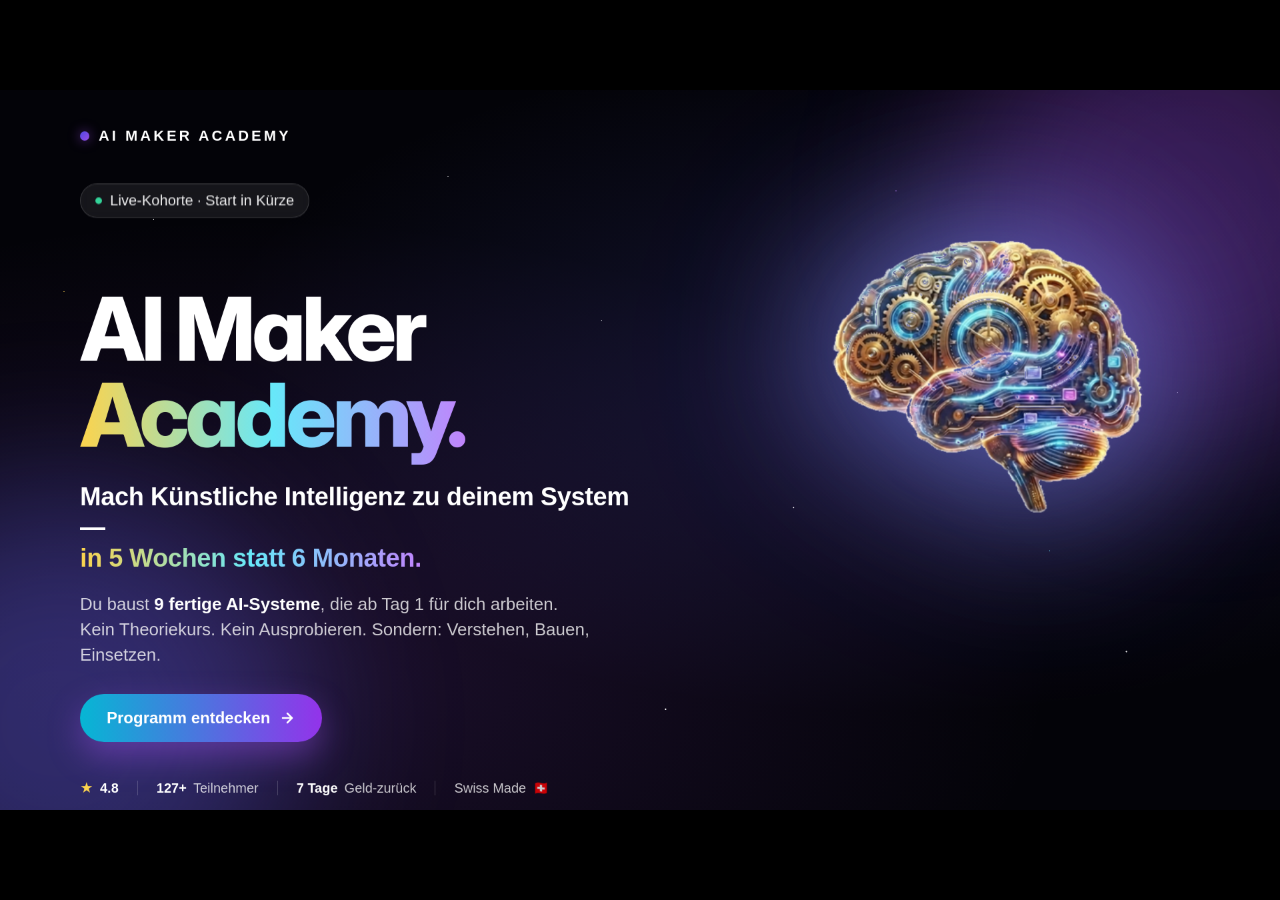
<file: public/slides/index.html>
<!doctype html>
<html lang="de">
<head>
<meta charset="utf-8">
<title>AI-Businessbrain Kurs — Programm</title>
<link rel="stylesheet" href="colors_and_type.css">
<script type="application/json" id="speaker-notes">
[
"Willkommen. Was du hier siehst, ist der AI-Businessbrain Kurs — fünf Wochen, zehn Live-Treffen. Aber das ist nicht die Geschichte. Die Geschichte ist: am Ende dieser fünf Wochen hast du in deiner Firma einen AI-Assistenten, der dich kennt, deine Rolle kennt, deine Firma kennt — und jeden Tag für dich arbeitet. Das ist der Unterschied zwischen jemandem, der ChatGPT benutzt, und jemandem, der ein Businessbrain hat. Lass mich dir zeigen, wie das geht.",

"Bevor ich dir den Kurs zeige, müssen wir kurz über das Problem sprechen. Jeder benutzt ChatGPT. Aber es funktioniert nicht so richtig — die Antworten sind generisch, du musst jedes Mal von vorn anfangen, dein Team macht alles unterschiedlich. Warum? Weil das Tool ohne Kontext bleibt. Es kennt dich nicht, es kennt deine Firma nicht. Und das, was nicht dokumentiert ist, kann nicht automatisiert werden. Die Lösung ist nicht ein besseres Tool — die Lösung ist Kontext. Erst dokumentieren, dann automatisieren. Genau das machen wir in fünf Wochen.",

"Schauen wir uns das nüchtern an. Fünf Wochen. Zehn Live-Treffen, jedes zwei Stunden. Dienstag und Donnerstag, neunzehn bis einundzwanzig Uhr — gemacht für Leute, die tagsüber ein Geschäft führen. Am Ende: ein einziger AI-Businessbrain, der dein Geschäft kennt und nach dem Kurs jeden Tag weiterarbeitet. Das Format ist klein, die Plätze sind beschränkt — wir machen das als Live-Kohorte, weil es ohne den direkten Austausch nicht funktioniert.",

"Der Kurs ist in fünf Phasen aufgebaut, die aufeinander folgen — wie ein Bauplan. Phase eins: Klarheit mit AI. Du verstehst, was AI mit deinem Job macht. Phase zwei: Prozess und Plan. Du siehst, wie deine Firma wirklich arbeitet. Phase drei: Kunde und Markt. Du wirst klarer in dem, was du anbietest. Phase vier: Automation. Du baust Dinge, die ohne dich laufen. Phase fünf: Wachstum und Routine. Du verbindest alles zu einem Tagessystem. Jede Phase ist zwei Lektionen, jede Lektion bringt etwas Konkretes mit nach Hause.",

"Hier ist der ganze Lehrplan auf einer Folie. Ich gehe ihn nicht Zeile für Zeile durch — aber schau dir die rechte Spalte an. Das ist nicht eine Liste mit dem, was du lernst — das ist eine Liste mit dem, was du am Ende jeder Lektion hast. Ein Papier, eine Karte, ein Plan, ein Angebot, eine Webinar-Aktion, eine Webseite, eine Inhalts-Maschine, eine Tagesroutine. Zehn Lektionen, zehn konkrete Ergebnisse. Das ist der Vertrag.",

"Phase eins: Klarheit. Wir starten nicht mit Tools. Wir starten mit der Frage: wo stehst du? Was kommt auf dich und deine Firma zu? Zwei Lektionen — und am Ende der Woche hast du erstens ein klares Bild von 2030, und zweitens eine KI, die dich kennt.",

"Lektion eins. Wir machen keine Powerpoint über AI-Trends. Wir setzen uns hin, du beantwortest mit AI-Hilfe drei Fragen — was kann ich tun, was sollte ich tun, wie finde ich heraus was ich tun sollte. Das wendest du auf vier Ebenen an: dein Job, deine Rolle, dein Geschäftsmodell, deine ganze Firma. Du gehst nach zwei Stunden raus mit einem Papier, das du in der nächsten GL-Sitzung auf den Tisch legen kannst. Andere reden über AI. Du hast was Schriftliches.",

"Lektion zwei ist die wichtigste der ganzen ersten Hälfte. Eine KI ohne Kontext ist wie ein neuer Mitarbeiter ohne Einarbeitung. Wir bauen einen Claude-Projekt mit drei Bereichen: Persönlich, Rolle, Firma. Wir fügen deine aktuellen Probleme dazu, deine Marke, deine Farben. Am Ende stellst du eine echte Frage aus deinem Alltag — und siehst zum ersten Mal, wie eine KI antwortet, die wirklich weiss wer du bist. Ab diesem Moment sind deine Antworten fünfzig Prozent besser.",

"Phase zwei: Prozess und Plan. Jetzt schauen wir, wie dein Geschäft eigentlich funktioniert. Was passiert vom ersten Kontakt bis zum erfolgreichen Kunden? Und wo sollte AI zuerst ran? Zwei Lektionen, zwei klare Ergebnisse: eine Karte und ein Plan.",

"Lektion drei. Du beschreibst deine Prozesse — und Claude generiert dir aus deinen Unterlagen eine erste Prozessmappe. Wir gehen die drei wichtigsten Bereiche durch: Marketing, wie du gefunden wirst. Verkauf, wie aus Interesse ein Kauf wird. Customer Success, wie aus dem Kauf ein zufriedener Kunde wird, der wiederkommt. Plus SOPs — Standard Operating Procedures. Damit dein Team endlich gleich versteht, wie ihr arbeitet.",

"Lektion vier. Jetzt wird's konkret. Nicht alles ist gleich wichtig, und nicht überall hilft AI gleich gut. Wir bewerten deine Aufgaben nach zwei Achsen — Wichtigkeit und AI-Eignung. Daraus wird dein Plan: drei Quick Wins für die nächsten dreissig Tage, drei mittlere Projekte für neunzig Tage, drei grosse Vorhaben für später. Andere optimieren irgendwo. Du weisst, wo es zählt.",

"Phase drei: Kunde und Markt. Hier wird's für viele unangenehm — weil viele Firmen nicht klar sagen können, was sie eigentlich anbieten und für wen. Zwei Lektionen, und du verlässt diese Woche mit einem klaren Angebot und einer Werbe-Aktion, die du sofort starten kannst.",

"Lektion fünf. Eine schwache Aussage macht jede Werbung doppelt so teuer. Wir machen drei Schritte: Kunden verstehen — was sucht er, was nervt ihn, was ist ihm wichtig. Angebot in einem Satz. Und dann baust du ein Gratis-Angebot — etwas Konkretes, ein Mini-Bericht, eine Checkliste, ein Selbst-Test. Mit Titel, Aufruf, Bild. Etwas, das ab morgen Interessenten anzieht.",

"Lektion sechs. Statt abstrakte Theorie spielen wir eine echte Werbe-Aktion durch — ein Webinar als Hauptmotor. Du planst das Webinar in fünf Blöcken. Du schreibst die Einladungs-Mails. Du schreibst die Nachfass-Folge — fünf Mails über zwölf Tage. Und du richtest alles in Brevo ein und schaltest scharf. Andere posten manchmal auf LinkedIn. Du hast eine vollständige Aktion startbereit.",

"Phase vier: Automation. Jetzt wird gebaut. Inhalte, die ohne dich entstehen. Webseiten, die du selbst machst. Diese Woche merkst du zum ersten Mal richtig: das hier ist nicht mehr nur ein Tool. Das ist ein zweiter Kopf, der für dich arbeitet.",

"Lektion sieben. Claude Cowork ist Claude, der nach Zeitplan arbeitet — nicht nur antwortet. Du sagst einmal, was er machen soll, dann macht er es jeden Tag. Wir bauen drei Aufgaben: täglicher LinkedIn-Post-Entwurf, wöchentliche Branchen-Übersicht, monatlicher Newsletter. Sieben Uhr morgens, Freitag-Nachmittag, Monatsende. Du sichtest, gibst frei, veröffentlichst.",

"Lektion acht ist die Lektion, an die sich die Leute am längsten erinnern. Wir bauen live in zwei Stunden eine Landing-Page. Mit Claude Code beschreibst du, was du brauchst — Claude baut. Wir verbinden mit Vercel, gehen online, eigene Adresse. Was eine Agentur in vier Wochen für achttausend Franken liefert, baust du in zwei Stunden. Diese Geschwindigkeit ist ab jetzt dein Standard.",

"Phase fünf: Wachstum und Routine. Wir verbinden alles. Neue Kunden gewinnen — persönlich, nicht massenhaft. Stammkunden pflegen. Und eine Tagesroutine, die nach dem Kurs jeden Morgen weiterarbeitet.",

"Lektion neun. Hier kommt der Bericht-Generator ins Spiel. Pro Interessent ein eigener, persönlicher Bericht — automatisch erstellt. Andere müssen sich entscheiden zwischen Massen-Mail und Hand-Arbeit. Du machst beides nicht — du verschickst Persönliches automatisch. Plus eine Übersicht für deine Stammkunden: wer wird wann angeschrieben, mit welchem Anlass.",

"Lektion zehn. Die letzte Lektion verbindet alles. Deine Einarbeitung, deine Prozesse, dein 90-Tage-Plan, deine Inhalts-Maschine. Wir bauen den Tages-Helfer als Cowork-Aufgabe — sieben Uhr morgens bringt er dir die wichtigsten drei Aufgaben für heute, passend zum Plan. Andere starten den Tag mit der Inbox. Du startest mit Klarheit. Und du gehst raus mit dem Brain-Club-Zugang, der dich nach dem Kurs weiter trägt.",

"Lass mich kurz über die Werkzeuge sprechen, weil das oft eine Frage ist. Wir benutzen keine Demo-Spielwiese. Das hier ist der echte Stack. Claude und seine Module sind das Rückgrat. Brevo macht den Mail-Versand. Vercel hostet deine Webseite. Agents.contextery.com ist unser eigenes System für Erstkontakte. Alle diese Tools tragen dein Geschäft auch nach dem Kurs — du musst nichts ändern, nichts ersetzen. Du arbeitest in deiner echten Welt.",

"Das ist die wichtigste Folie der ganzen Präsentation. Acht konkrete Sachen, die du nach fünf Wochen in der Hand hast. Keine Zertifikate, keine Theorie — Sachen, die du benutzt. Eine eingearbeitete KI. Eine Prozess-Karte. Ein 2030-Papier. Ein 90-Tage-Plan. Eine fertige Webinar-Aktion. Eine Landing-Page online. Eine Inhalts-Maschine. Eine Tagesroutine. Wenn am Ende einer dieser Punkte nicht steht — hat der Kurs nicht funktioniert. So einfach ist die Messlatte.",

"Eine ehrliche Frage: passt das für dich? Der Kurs ist gemacht für Schweizer KMU mit fünf bis fünfzig Mitarbeitenden. Drei Profile passen besonders gut. Gründer, die wollen, dass ihre Firma ohne sie läuft. Geschäftsleitung, die selbst entscheiden will und nicht von der Agentur abhängig sein. Team-Leads, die wollen, dass ihr Team gleich arbeitet — und nicht jeder mit seinem eigenen ChatGPT-Setup. Wenn du dich darin wiederfindest, sind wir richtig.",

"Zum Preis. Dreitausendfünfhundert Franken für die komplette Kohorte. Alles drin — die zehn Treffen, die Vorlagen, die Prompts, deine persönliche Einarbeitung, der Brain-Club nach dem Kurs. Vergleichswert: Was eine Agentur für eine einzige Landing-Page nimmt, ist ungefähr das Doppelte. Und in Lektion acht baust du eine Landing-Page in zwei Stunden. Die Investition rechnet sich nicht in Monaten — sie rechnet sich am Ende von Woche vier.",

"Letzter Punkt. Dein Businessbrain wartet nicht auf 2030. Die Firmen, die in zwei Jahren souverän mit AI arbeiten, sind die, die heute anfangen. Die nächste Kohorte hat beschränkte Plätze — wir nehmen das ernst, weil ohne den direkten Austausch der Kurs nicht funktioniert. Wenn das für dich passt: jetzt Platz sichern. Nach dem Kurs hast du fünf Wochen Vorsprung — gegenüber allen, die noch warten."
]
</script>
<style>
  /* ============= DECK BASE (1920×1080) ============= */
  html, body { margin:0; padding:0; background:#000; }
  body { font-family: var(--font-sans); -webkit-font-smoothing:antialiased; }

  deck-stage section {
    box-sizing: border-box;
    overflow: hidden;
    color: rgba(255,255,255,0.92);
    background: var(--empower-darker);
  }

  /* TYPE SCALE (1920×1080) */
  /* title:88, subtitle:48, body:30, small:26 */

  /* SPACING — slide frame */
  .frame {
    position: absolute; inset: 0;
    padding: 100px 120px 96px 120px;
    display: flex; flex-direction: column;
    box-sizing: border-box;
  }

  /* Re-usable */
  .eyebrow-lg {
    font-size: 24px;
    font-weight: 600;
    letter-spacing: 0.15em;
    text-transform: uppercase;
    color: var(--hero-cyan);
  }
  .eyebrow-amber { color: var(--hero-amber); }
  .eyebrow-violet { color: var(--hero-violet); }

  .h-title {
    font-size: 88px;
    font-weight: 700;
    line-height: 1.05;
    letter-spacing: -0.025em;
    margin: 0;
    color: #fff;
  }
  .h-title-md { font-size: 72px; }
  .h-mega { font-size: 200px; font-weight: 800; line-height: 0.95; letter-spacing: -0.04em; }

  .h-sub {
    font-size: 36px;
    font-weight: 400;
    line-height: 1.35;
    color: rgba(255,255,255,0.72);
    margin: 32px 0 0 0;
    max-width: 1300px;
  }

  .body-lg { font-size: 30px; line-height: 1.5; color: rgba(255,255,255,0.82); }
  .body { font-size: 28px; line-height: 1.5; color: rgba(255,255,255,0.78); }
  .small { font-size: 24px; line-height: 1.45; color: rgba(255,255,255,0.62); }

  .gradient-text {
    background: var(--gradient-hero-text);
    -webkit-background-clip: text;
    background-clip: text;
    color: transparent;
  }
  .gradient-indigo {
    background: var(--gradient-primary);
    -webkit-background-clip: text;
    background-clip: text;
    color: transparent;
  }

  /* Glass badge — large */
  .badge {
    display: inline-flex; align-items:center; gap:12px;
    padding: 12px 22px;
    border-radius: 9999px;
    background: rgba(255,255,255,0.08);
    border: 1px solid rgba(255,255,255,0.18);
    backdrop-filter: blur(12px);
    font-size: 22px; font-weight: 500;
    color: rgba(255,255,255,0.92);
  }
  .badge .dot {
    width: 10px; height: 10px; border-radius: 50%;
    background: var(--status-live);
    animation: pulse 2s ease-in-out infinite;
  }
  @keyframes pulse { 0%,100%{opacity:1} 50%{opacity:.4} }

  /* StarField background */
  .stars {
    position:absolute; inset:0; overflow:hidden;
    background: radial-gradient(ellipse at 70% 40%, rgba(99,102,241,0.18), transparent 55%),
                radial-gradient(ellipse at 20% 80%, rgba(168,85,247,0.16), transparent 55%),
                var(--empower-black);
  }
  .stars::before, .stars::after {
    content:""; position:absolute; inset:0;
    background-image:
      radial-gradient(1px 1px at 12% 18%, #fff 50%, transparent 100%),
      radial-gradient(1.5px 1.5px at 28% 72%, rgba(255,255,255,.85) 50%, transparent 100%),
      radial-gradient(1px 1px at 47% 32%, rgba(255,255,255,.7) 50%, transparent 100%),
      radial-gradient(1.2px 1.2px at 62% 58%, #fff 50%, transparent 100%),
      radial-gradient(1px 1px at 78% 22%, rgba(255,255,255,.8) 50%, transparent 100%),
      radial-gradient(1.5px 1.5px at 88% 78%, rgba(255,255,255,.9) 50%, transparent 100%),
      radial-gradient(1px 1px at 8% 88%, rgba(255,255,255,.7) 50%, transparent 100%),
      radial-gradient(1px 1px at 35% 12%, rgba(255,255,255,.6) 50%, transparent 100%),
      radial-gradient(1px 1px at 92% 42%, rgba(255,255,255,.7) 50%, transparent 100%),
      radial-gradient(1.5px 1.5px at 52% 86%, #fff 50%, transparent 100%);
  }
  .stars::after {
    background-image:
      radial-gradient(1px 1px at 22% 44%, rgba(103,232,249,.85) 50%, transparent 100%),
      radial-gradient(1px 1px at 70% 14%, rgba(192,132,252,.85) 50%, transparent 100%),
      radial-gradient(1px 1px at 5% 28%, rgba(252,211,77,.7) 50%, transparent 100%),
      radial-gradient(1px 1px at 82% 64%, rgba(103,232,249,.7) 50%, transparent 100%);
  }

  /* Glow orbs */
  .orb {
    position:absolute; width: 700px; height: 700px;
    border-radius: 50%; filter: blur(120px);
    pointer-events:none;
  }
  .orb-blue   { background: rgba(99,102,241,0.35); }
  .orb-purple { background: rgba(168,85,247,0.30); }
  .orb-cyan   { background: rgba(34,211,238,0.18); }

  /* Brand chrome — top wordmark */
  .brand {
    position: absolute;
    top: 56px; left: 120px;
    display:flex; align-items:center; gap:14px;
    z-index: 5;
  }
  .brand .mark {
    font-size: 22px; font-weight: 800; letter-spacing: 0.18em;
    color: #fff;
  }
  .brand .mark-faint { color: rgba(255,255,255,0.7); font-weight:600; }
  .brand .dotmark {
    width: 14px; height: 14px; border-radius: 50%;
    background: var(--gradient-primary);
    box-shadow: 0 0 18px rgba(168,85,247,.6);
  }

  /* Page footer w/ slide # — handled by deck-stage overlay */

  /* ============= SLIDE-SPECIFIC ============= */
  /* Cover */
  .cover-content {
    position: relative; z-index: 2;
    margin-top: auto; margin-bottom: 0;
    display: grid; grid-template-columns: 1.15fr 1fr; gap: 60px; align-items: center;
  }
  .cover-h1 {
    font-size: 132px; font-weight: 800; line-height: 0.98; letter-spacing: -0.04em;
    color: #fff; margin: 0;
  }
  .cover-sub {
    margin-top: 36px;
    font-size: 38px; font-weight: 600; line-height: 1.2;
    color: #fff; max-width: 980px;
    letter-spacing: -0.01em;
  }
  .cover-sub .accent {
    background: var(--gradient-hero-text);
    -webkit-background-clip: text;
    background-clip: text;
    color: transparent;
  }
  .cover-body {
    margin-top: 28px;
    font-size: 26px; line-height: 1.45;
    color: rgba(255,255,255,0.78);
    max-width: 920px;
  }
  .cover-body strong { color: #fff; font-weight: 600; }
  .cover-cta-row {
    margin-top: 40px;
    display: flex; align-items: center; gap: 28px; flex-wrap: wrap;
  }
  .cover-cta {
    display: inline-flex; align-items: center; gap: 14px;
    padding: 22px 40px; border-radius: 9999px;
    font-size: 24px; font-weight: 700;
    background: var(--gradient-cta); color: #fff;
    text-decoration: none;
    box-shadow: 0 20px 50px rgba(168,85,247,0.4);
  }
  .cover-trust {
    margin-top: 56px;
    display: flex; align-items: center; gap: 28px;
    color: rgba(255,255,255,0.78);
    font-size: 20px;
  }
  .cover-trust .item { display: flex; align-items: center; gap: 10px; white-space: nowrap; }
  .cover-trust .item strong { color: #fff; font-weight: 700; }
  .cover-trust .star { color: var(--hero-amber); font-size: 22px; }
  .cover-trust .sep { width: 1px; height: 22px; background: rgba(255,255,255,0.2); }
  .cover-meta {
    display: flex; gap: 28px; flex-wrap: wrap; margin-top: 56px;
  }
  .meta-pill {
    padding: 14px 28px; border-radius: 9999px;
    background: rgba(255,255,255,0.06);
    border: 1px solid rgba(255,255,255,0.18);
    font-size: 24px; font-weight: 500;
    white-space: nowrap;
  }
  .meta-pill strong { color: #fff; font-weight:700; }
  .meta-pill .label { color: rgba(255,255,255,0.55); margin-right: 10px; }

  .brain-wrap {
    position: relative; height: 1100px;
    display: flex; align-items: flex-start; justify-content: flex-end;
    margin: -200px -340px 70px -380px;
  }
  .brain-wrap img {
    width: 95%; height: auto; max-height: 870px; object-fit: contain;
    filter: drop-shadow(0 0 120px rgba(100,180,255,.5))
            drop-shadow(0 0 120px rgba(168,85,247,.45));
  }

  /* Section dividers */
  .section-frame {
    position: absolute; inset: 0;
    display: flex; flex-direction: column; justify-content: center;
    padding: 120px;
    box-sizing: border-box;
  }
  .section-num {
    font-size: 32px; font-weight: 700; letter-spacing: 0.3em;
    color: rgba(255,255,255,0.4);
  }
  .section-num em {
    font-style: normal; color: var(--hero-cyan);
  }
  .section-title {
    font-size: 200px; font-weight: 800; line-height: 0.95; letter-spacing: -0.04em;
    margin: 28px 0 0 0; color: #fff;
  }
  .section-rule {
    margin-top: 60px;
    width: 220px; height: 6px;
    background: var(--gradient-primary);
    border-radius: 3px;
  }
  .section-meta {
    margin-top: 40px;
    font-size: 32px; color: rgba(255,255,255,0.7);
  }

  /* Curriculum table */
  .curri-table {
    width: 100%;
    border-collapse: collapse;
    color: rgba(255,255,255,0.92);
    font-size: 19px;
  }
  .curri-table th {
    text-align: left;
    padding: 10px 22px;
    font-size: 14px; font-weight: 600;
    letter-spacing: 0.15em; text-transform: uppercase;
    color: rgba(255,255,255,0.5);
    border-bottom: 1px solid rgba(255,255,255,0.15);
  }
  .curri-table td {
    padding: 11px 22px;
    border-bottom: 1px solid rgba(255,255,255,0.08);
    vertical-align: top;
    line-height: 1.35;
  }
  .curri-table tr.phase-row td {
    background: rgba(99,102,241,0.08);
    font-size: 16px; font-weight: 700;
    letter-spacing: 0.12em; text-transform: uppercase;
    color: var(--hero-cyan);
    padding: 9px 22px;
  }
  .curri-table .num {
    font-weight: 700; color: var(--hero-violet); width: 56px;
  }
  .curri-table .lesson { font-weight: 600; color: #fff; width: 380px; }
  .curri-table .outcome { color: rgba(255,255,255,0.78); }

  /* Lesson slide — visual-first */
  .lesson-frame {
    display: grid;
    grid-template-columns: 1fr 1fr;
    gap: 100px;
    height: 100%;
    align-items: center;
  }
  .lesson-left { display: flex; flex-direction: column; }
  .lesson-tag {
    display: inline-flex; align-items:center; gap:14px;
    margin-bottom: 36px;
  }
  .lesson-num-pill {
    font-size: 22px; font-weight: 700; letter-spacing: 0.16em;
    padding: 10px 20px; border-radius: 9999px;
    background: var(--gradient-primary); color: #fff;
  }
  .lesson-phase {
    font-size: 22px; font-weight: 600; letter-spacing: 0.18em;
    color: rgba(255,255,255,0.5); text-transform: uppercase;
  }
  .lesson-title {
    font-size: 110px; font-weight: 800; line-height: 1.0;
    letter-spacing: -0.035em; margin: 0; color: #fff;
  }
  .lesson-mega-num {
    font-size: 360px; font-weight: 800; line-height: 0.9;
    letter-spacing: -0.06em;
    color: rgba(255,255,255,0.05);
    position: absolute;
    top: 40px;
    right: 80px;
    z-index: 0;
    pointer-events: none;
    user-select: none;
  }
  .lesson-frame { position: relative; z-index: 1; }
  .lesson-outcome {
    margin-top: 0;
    padding: 0;
    border: 0;
    background: none;
    border-radius: 0;
  }
  .lesson-outcome .label {
    font-size: 18px; font-weight: 700; letter-spacing: 0.22em;
    color: var(--hero-cyan); text-transform: uppercase; margin-bottom: 24px;
  }
  .lesson-outcome .text {
    font-size: 44px; line-height: 1.3; color: #fff; font-weight: 600;
    letter-spacing: -0.01em;
  }
  .lesson-edge {
    margin-top: auto;
    padding-top: 32px;
    border-top: 1px solid rgba(255,255,255,0.12);
    font-size: 24px; line-height: 1.5; color: rgba(255,255,255,0.7);
  }
  .lesson-edge strong { color: var(--hero-amber); font-weight: 700; }

  .lesson-right {
    display: flex; flex-direction: column; gap: 28px;
  }
  .panel {
    background: rgba(255,255,255,0.04);
    border: 1px solid rgba(255,255,255,0.10);
    border-radius: 20px;
    padding: 32px 36px;
  }
  .panel h4 {
    font-size: 18px; font-weight: 700; letter-spacing: 0.18em;
    color: rgba(255,255,255,0.6); text-transform: uppercase;
    margin: 0 0 18px 0;
  }
  .panel ul { list-style:none; padding:0; margin:0; }
  .panel li {
    display: flex; gap: 14px;
    padding: 10px 0;
    font-size: 22px; line-height: 1.4; color: rgba(255,255,255,0.86);
  }
  .panel li::before {
    content: ""; flex: 0 0 8px; height: 8px; margin-top: 14px;
    border-radius: 50%; background: var(--hero-cyan);
  }
  .schedule-row {
    display: grid; grid-template-columns: 130px 1fr;
    gap: 18px; padding: 8px 0;
    font-size: 21px; line-height: 1.4;
  }
  .schedule-row .t {
    font-variant-numeric: tabular-nums;
    color: var(--hero-violet); font-weight: 600;
  }
  .schedule-row .a { color: rgba(255,255,255,0.84); }
  .tools-row {
    display: flex; flex-wrap: wrap; gap: 10px;
  }
  .tool-chip {
    padding: 8px 16px; border-radius: 9999px;
    background: rgba(255,255,255,0.06);
    border: 1px solid rgba(255,255,255,0.16);
    font-size: 19px; color: rgba(255,255,255,0.88);
  }
  .tool-chip.primary {
    background: rgba(99,102,241,0.2);
    border-color: rgba(99,102,241,0.5);
    color: #fff;
  }

  /* 5-phase strip */
  .phase-strip {
    display: grid;
    grid-template-columns: repeat(5, 1fr);
    gap: 24px;
    margin-top: 80px;
  }
  .phase-card {
    position: relative;
    padding: 36px 32px 36px 32px;
    background: rgba(255,255,255,0.04);
    border: 1px solid rgba(255,255,255,0.10);
    border-radius: 20px;
    min-height: 380px;
    display: flex; flex-direction: column;
  }
  .phase-card .week {
    font-size: 16px; font-weight: 700; letter-spacing: 0.18em;
    color: rgba(255,255,255,0.5); text-transform: uppercase;
  }
  .phase-card .num {
    font-size: 96px; font-weight: 800; line-height: 1;
    margin: 16px 0 8px 0;
  }
  .phase-card .name {
    font-size: 30px; font-weight: 700; color: #fff;
    line-height: 1.2;
  }
  .phase-card .desc {
    margin-top: 18px;
    font-size: 20px; line-height: 1.45;
    color: rgba(255,255,255,0.7);
  }
  .phase-card .lessons {
    margin-top: auto; padding-top: 24px;
    font-size: 18px; font-weight: 600;
    color: var(--hero-cyan); letter-spacing: 0.05em;
  }
  .phase-1 .num { color: var(--hero-amber); }
  .phase-2 .num { color: var(--hero-cyan); }
  .phase-3 .num { color: var(--hero-violet); }
  .phase-4 .num { background: var(--gradient-primary); -webkit-background-clip: text; background-clip: text; color: transparent; }
  .phase-5 .num { background: var(--gradient-hero-text); -webkit-background-clip: text; background-clip: text; color: transparent; }

  /* Stat trio */
  .stat-trio {
    display: grid; grid-template-columns: repeat(3, 1fr);
    gap: 60px; margin-top: 80px;
  }
  .stat .num {
    font-size: 180px; font-weight: 800; line-height: 0.95;
    letter-spacing: -0.04em;
  }
  .stat .label {
    font-size: 28px; color: rgba(255,255,255,0.65);
    margin-top: 12px;
  }

  /* Tools grid */
  .tools-grid {
    display: grid;
    grid-template-columns: repeat(4, 1fr);
    gap: 24px; margin-top: 60px;
  }
  .tool-card {
    background: rgba(255,255,255,0.04);
    border: 1px solid rgba(255,255,255,0.10);
    border-radius: 18px;
    padding: 28px 28px 26px 28px;
    min-height: 200px;
    display: flex; flex-direction: column;
  }
  .tool-card .name {
    font-size: 26px; font-weight: 700; color: #fff;
  }
  .tool-card .role {
    margin-top: 10px;
    font-size: 19px; line-height: 1.4;
    color: rgba(255,255,255,0.65);
  }
  .tool-card .tag {
    margin-top: auto; padding-top: 16px;
    font-size: 16px; letter-spacing: 0.15em; text-transform: uppercase;
    font-weight: 700;
    color: var(--hero-cyan);
  }
  .tool-card.accent-amber .tag { color: var(--hero-amber); }
  .tool-card.accent-violet .tag { color: var(--hero-violet); }

  /* Outcomes — checkboxes */
  .outcomes-grid {
    display: grid; grid-template-columns: 1fr 1fr;
    gap: 28px 60px; margin-top: 60px;
  }
  .outcome-row {
    display: flex; gap: 20px; align-items: flex-start;
  }
  .outcome-row .check {
    flex: 0 0 44px; width: 44px; height: 44px;
    border-radius: 12px;
    background: var(--gradient-primary);
    display: flex; align-items: center; justify-content: center;
    box-shadow: 0 0 24px rgba(168,85,247,0.35);
    margin-top: 2px;
  }
  .outcome-row .check svg { width: 24px; height: 24px; color: #fff; }
  .outcome-row .text {
    font-size: 26px; line-height: 1.4; color: rgba(255,255,255,0.92);
  }
  .outcome-row .text strong { color: #fff; font-weight: 700; }

  /* For-whom */
  .audience-grid {
    display: grid; grid-template-columns: repeat(3, 1fr);
    gap: 32px; margin-top: 60px;
  }
  .aud-card {
    padding: 40px 36px;
    border-radius: 22px;
    background: rgba(255,255,255,0.04);
    border: 1px solid rgba(255,255,255,0.10);
  }
  .aud-card .icon {
    font-size: 18px; font-weight: 700; letter-spacing: 0.18em;
    text-transform: uppercase;
    color: var(--hero-cyan);
  }
  .aud-card .who {
    margin-top: 16px;
    font-size: 38px; font-weight: 700; color: #fff; line-height: 1.15;
  }
  .aud-card .why {
    margin-top: 20px;
    font-size: 23px; line-height: 1.45;
    color: rgba(255,255,255,0.72);
  }

  /* Pricing */
  .price-card {
    margin: 50px auto 0 auto;
    max-width: 1300px;
    padding: 60px 80px;
    background: linear-gradient(140deg, rgba(99,102,241,0.18), rgba(168,85,247,0.12));
    border: 1px solid rgba(255,255,255,0.18);
    border-radius: 28px;
    box-shadow: 0 30px 80px rgba(168,85,247,0.25);
    position: relative;
    text-align: left;
  }
  .price-hero {
    font-size: 60px; font-weight: 700; line-height: 1.18;
    letter-spacing: -0.02em; color: #fff;
    margin: 0 0 28px 0;
  }
  .price-hero .accent {
    background: var(--gradient-hero-text);
    -webkit-background-clip: text;
    background-clip: text;
    color: transparent;
  }
  .price-hero-sub {
    font-size: 26px; line-height: 1.45;
    color: rgba(255,255,255,0.82);
    margin: 0 0 40px 0;
    max-width: 1100px;
  }
  .price-row {
    display: flex; align-items: baseline; gap: 28px;
    padding-top: 36px;
    border-top: 1px solid rgba(255,255,255,0.14);
  }
  .price-card .price {
    font-size: 80px; font-weight: 800; letter-spacing: -0.03em; line-height: 1;
    color: #fff;
  }
  .price-card .price small {
    font-size: 28px; font-weight: 600; color: rgba(255,255,255,0.55);
    margin-right: 14px;
    letter-spacing: 0;
  }
  .price-label {
    font-size: 22px; color: rgba(255,255,255,0.7);
    line-height: 1.4;
  }
  .price-include {
    margin-top: 36px;
    display: grid; grid-template-columns: 1fr 1fr; gap: 14px 40px;
  }
  .price-include div {
    font-size: 21px; color: rgba(255,255,255,0.85);
    display: flex; gap: 14px;
  }
  .price-include div::before {
    content: "✓"; color: var(--status-live); font-weight: 700;
  }

  /* CTA closing */
  .cta-frame {
    text-align: center;
    display: flex; flex-direction: column; justify-content: center; align-items: center;
    height: 100%;
    position: relative; z-index: 2;
  }
  .cta-h {
    font-size: 160px; font-weight: 800; line-height: 0.96; letter-spacing: -0.035em;
    margin: 32px 0 0 0;
  }
  .cta-sub {
    font-size: 36px; color: rgba(255,255,255,0.7);
    margin-top: 36px; max-width: 1200px;
  }
  .cta-button {
    margin-top: 64px;
    display: inline-flex; align-items: center; gap: 16px;
    padding: 28px 56px; border-radius: 9999px;
    font-size: 30px; font-weight: 700;
    background: var(--gradient-cta); color: #fff;
    text-decoration: none;
    box-shadow: 0 30px 60px rgba(168,85,247,0.45);
  }
  .cta-meta {
    margin-top: 36px;
    display: flex; gap: 32px;
    font-size: 22px; color: rgba(255,255,255,0.55);
  }
  .cta-meta strong { color: #fff; font-weight: 600; }

  /* Two-col problem/solution */
  .split-grid {
    display: grid;
    grid-template-columns: 1fr 1fr;
    gap: 60px; margin-top: 60px;
    flex: 1;
  }
  .split-card {
    padding: 56px 56px;
    border-radius: 24px;
    display: flex; flex-direction: column;
  }
  .split-card.problem {
    background: rgba(244,63,94,0.06);
    border: 1px solid rgba(244,63,94,0.25);
  }
  .split-card.solution {
    background: linear-gradient(140deg, rgba(99,102,241,0.18), rgba(168,85,247,0.10));
    border: 1px solid rgba(99,102,241,0.4);
  }
  .split-card .label {
    font-size: 18px; font-weight: 700; letter-spacing: 0.22em; text-transform: uppercase;
  }
  .split-card.problem .label { color: #fb7185; }
  .split-card.solution .label { color: var(--hero-cyan); }
  .split-card h3 {
    font-size: 56px; font-weight: 700; line-height: 1.1; letter-spacing: -0.02em;
    margin: 18px 0 32px 0; color: #fff;
  }
  .split-card p {
    font-size: 26px; line-height: 1.5;
    color: rgba(255,255,255,0.82);
    margin: 0 0 18px 0;
  }
  .split-card .tagline {
    margin-top: auto; padding-top: 32px;
    font-size: 28px; font-weight: 600;
    line-height: 1.3;
  }
  .split-card.problem .tagline { color: #fb7185; }
  .split-card.solution .tagline { color: var(--hero-amber); }

  /* OnB info row */
  .info-row {
    display: flex; gap: 24px; flex-wrap: wrap;
    margin-top: 48px;
  }
  .info-pill {
    padding: 18px 28px; border-radius: 16px;
    background: rgba(255,255,255,0.05);
    border: 1px solid rgba(255,255,255,0.14);
    display: flex; flex-direction: column; gap: 4px;
  }
  .info-pill .k {
    font-size: 16px; font-weight: 700; letter-spacing: 0.16em; text-transform: uppercase;
    color: rgba(255,255,255,0.5);
  }
  .info-pill .v {
    font-size: 26px; font-weight: 600; color: #fff;
  }

</style>
</head>
<body>

<deck-stage width="1920" height="1080">

  <!-- ============ 1. COVER ============ -->
  <section data-label="01 Cover">
    <div class="stars"></div>
    <div class="orb orb-purple" style="right:-220px; top:-180px;"></div>
    <div class="orb orb-blue" style="left:-260px; bottom:-220px;"></div>

    <div class="brand">
      <span class="dotmark"></span>
      <span class="mark">AI MAKER ACADEMY</span>
    </div>

    <div class="frame" style="padding:120px 120px 100px 120px;">
      <div style="display:flex; align-items:center; gap:18px; margin-top: 20px;">
        <span class="badge"><span class="dot"></span>Live-Kohorte · Start in Kürze</span>
      </div>

      <div class="cover-content">
        <div>
          <h1 class="cover-h1">
            AI Maker<br>
            <span class="gradient-text">Academy.</span>
          </h1>
          <div class="cover-sub">
            Mach Künstliche Intelligenz zu deinem System —<br>
            <span class="accent">in 5 Wochen statt 6 Monaten.</span>
          </div>
          <p class="cover-body">
            Du baust <strong>9 fertige AI-Systeme</strong>, die ab Tag 1 für dich arbeiten.<br>
            Kein Theoriekurs. Kein Ausprobieren. Sondern: Verstehen, Bauen, Einsetzen.
          </p>
          <div class="cover-cta-row">
            <a class="cover-cta" href="#programm">
              Programm entdecken
              <svg width="24" height="24" viewBox="0 0 24 24" fill="none" stroke="currentColor" stroke-width="2.5" stroke-linecap="round" stroke-linejoin="round"><line x1="5" y1="12" x2="19" y2="12"></line><polyline points="12 5 19 12 12 19"></polyline></svg>
            </a>
          </div>
          <div class="cover-trust">
            <span class="item"><span class="star">★</span><strong>4.8</strong></span>
            <span class="sep"></span>
            <span class="item"><strong>127+</strong> Teilnehmer</span>
            <span class="sep"></span>
            <span class="item"><strong>7 Tage</strong> Geld-zurück</span>
            <span class="sep"></span>
            <span class="item">Swiss Made <span aria-hidden="true">🇨🇭</span></span>
          </div>
        </div>
        <div class="brain-wrap" aria-hidden="true">
          <img src="assets/business-brain.png" alt="" style="padding: 100px 350px 0px 0px">
        </div>
      </div>
    </div>
  </section>

  <!-- ============ 2. PROBLEM / LÖSUNG ============ -->
  <section data-label="02 Problem & Lösung">
    <div class="stars"></div>
    <div class="orb orb-blue" style="right:-200px; top:-150px;"></div>

    <div class="frame">
      <div class="eyebrow-lg eyebrow-amber">Ausgangslage</div>
      <h2 class="h-title" style="margin-top:24px;">
        AI ist überall.<br>
        <span class="gradient-indigo">In deiner Firma noch nicht.</span>
      </h2>

      <div class="split-grid">
        <div class="split-card problem">
          <div class="label">Das Problem</div>
          <h3>Tools ohne Kontext bleiben Spielzeug.</h3>
          <p>ChatGPT und Co. liefern Standard-Antworten — sie kennen weder dich, noch deine Rolle, noch deine Firma. Jede Frage beginnt bei Null.</p>
          <p>Was nicht dokumentiert ist, kann nicht automatisiert werden.</p>
          <div class="tagline">Wissen ohne Anwendung bleibt Theorie.</div>
        </div>
        <div class="split-card solution">
          <div class="label">Die Lösung</div>
          <h3>Ein AI-Assistent, der dein Geschäft kennt.</h3>
          <p>In 5 Wochen baust du dir einen AI-Businessbrain auf: erst Klarheit, dann Werkzeuge, dann den Alltag damit automatisieren.</p>
          <p>Schritt für Schritt — du gehst nach jedem Treffen mit etwas Konkretem nach Hause.</p>
          <div class="tagline">Dokumentiere erst. Automatisiere dann.</div>
        </div>
      </div>
    </div>
  </section>

  <!-- ============ 3. AUF EINEN BLICK ============ -->
  <section data-label="03 Auf einen Blick">
    <div class="stars"></div>
    <div class="orb orb-purple" style="left:-220px; top:-180px;"></div>
    <div class="orb orb-cyan" style="right:-180px; bottom:-200px;"></div>

    <div class="frame" style="justify-content:center;">
      <div class="eyebrow-lg">Auf einen Blick</div>
      <h2 class="h-title" style="margin-top:20px;">Was dich erwartet.</h2>

      <div class="stat-trio">
        <div class="stat">
          <div class="num gradient-text">5</div>
          <div class="label">Wochen, kompakt — von Klarheit bis Routine.</div>
        </div>
        <div class="stat">
          <div class="num gradient-indigo">10</div>
          <div class="label">Live-Treffen à 2 Stunden — keine Aufzeichnungen ohne Anwendung.</div>
        </div>
        <div class="stat">
          <div class="num" style="color:var(--hero-amber);">1</div>
          <div class="label">AI-Businessbrain System, das auf dein Unternehmung angepasst ist täglich für dich arbeitet.</div>
        </div>
      </div>

      <div class="info-row" style="margin-top: 100px;">
        <div class="info-pill"><span class="k">Rhythmus</span><span class="v">Dienstag &amp; Donnerstag</span></div>
        <div class="info-pill"><span class="k">Zeit</span><span class="v">12:00 – 13:30</span></div>
        <div class="info-pill"><span class="k">Für</span><span class="v">Schweizer KMU · Entscheider &amp; Marketer</span></div>
        <div class="info-pill"><span class="k">Plätze</span><span class="v">Beschränkt · Live-Kohorte</span></div>
      </div>
    </div>
  </section>

  <!-- ============ 4. DIE 5 PHASEN ============ -->
  <section data-label="04 Die fünf Phasen">
    <div class="stars"></div>

    <div class="frame">
      <div class="eyebrow-lg eyebrow-violet">Der Aufbau</div>
      <h2 class="h-title" style="margin-top:20px;">Fünf Phasen, die aufeinander aufbauen.</h2>
      <p class="body-lg" style="margin-top: 24px; max-width: 1400px;">Erst Klarheit gewinnen, dann Werkzeuge einrichten, dann den Alltag automatisieren.</p>

      <div class="phase-strip">
        <div class="phase-card phase-1">
          <div class="week">Woche 1</div>
          <div class="num">01</div>
          <div class="name">Klarheit</div>
          <div class="desc">Du verstehst, was AI mit deinem Job, deiner Rolle und deiner Firma macht — und richtest deinen Kontext ein.</div>
          <div class="lessons">Lektion 1 + 2</div>
        </div>
        <div class="phase-card phase-2">
          <div class="week">Woche 2</div>
          <div class="num">02</div>
          <div class="name">Prozess &amp; Plan</div>
          <div class="desc">Eine Karte deiner Geschäftsprozesse — und ein Plan, wo AI zuerst Zeit spart.</div>
          <div class="lessons">Lektion 3 + 4</div>
        </div>
        <div class="phase-card phase-3">
          <div class="week">Woche 3</div>
          <div class="num">03</div>
          <div class="name">Kunde &amp; Markt</div>
          <div class="desc">Ein klares Angebot, eine fertige Lead-Funnel-Aktion — Marketing, das wirklich zieht.</div>
          <div class="lessons">Lektion 5 + 6</div>
        </div>
        <div class="phase-card phase-4">
          <div class="week">Woche 4</div>
          <div class="num">04</div>
          <div class="name">Automation &amp; Bau</div>
          <div class="desc">Inhalte werden automatisch erstellt. Eine Landing-Page in 2 Stunden live.</div>
          <div class="lessons">Lektion 7 + 8</div>
        </div>
        <div class="phase-card phase-5">
          <div class="week">Woche 5</div>
          <div class="num">05</div>
          <div class="name">Wachstum &amp; Routine</div>
          <div class="desc">Persönliche Erstkontakte, Stammkunden-Pflege — und eine Tagesroutine, die alles verbindet.</div>
          <div class="lessons">Lektion 9 + 10</div>
        </div>
      </div>
    </div>
  </section>

  <!-- ============ 5. LEHRPLAN-ÜBERSICHT (TABLE) ============ -->
  <section data-label="05 Lehrplan-Übersicht">
    <div class="stars"></div>
    <div class="frame" style="padding: 70px 120px 60px 120px;">
      <div class="eyebrow-lg">Lehrplan</div>
      <h2 class="h-title" style="margin-top:10px; font-size:56px;">Alle 10 Lektionen im Überblick.</h2>

      <table class="curri-table" style="margin-top:24px;">
        <thead>
          <tr>
            <th style="width:60px;">#</th>
            <th style="width:380px;">Lektion</th>
            <th>Was du mitnimmst</th>
          </tr>
        </thead>
        <tbody>
          <tr class="phase-row"><td colspan="3">Phase 01 · Klarheit · Woche 1</td></tr>
          <tr><td class="num">01</td><td class="lesson">Standortbestimmung 2030</td><td class="outcome">Klarheit betreffend Gefahren, Chancen und kommenden Veränderungen — nicht um den heissen Brei reden, Klarheit &amp; Action Plan.</td></tr>
          <tr><td class="num">02</td><td class="lesson">Dein KI-Kontext</td><td class="outcome">50 % bessere AI-Antworten ab sofort — die KI kennt dich, deine Rolle und deine Firma.</td></tr>

          <tr class="phase-row"><td colspan="3">Phase 02 · Prozess &amp; Plan · Woche 2</td></tr>
          <tr><td class="num">03</td><td class="lesson">Prozess-Karte</td><td class="outcome">Eine Prozessmappe — KI im Unternehmen warum, wie &amp; wo einsetzen und wo nicht.</td></tr>
          <tr><td class="num">04</td><td class="lesson">Prioritäten setzen</td><td class="outcome">3 Quick Wins in 30 Tagen, 3 mittlere Projekte für 90 Tage, 3 grosse Vorhaben für später.</td></tr>

          <tr class="phase-row"><td colspan="3">Phase 03 · Kunde &amp; Markt · Woche 3</td></tr>
          <tr><td class="num">05</td><td class="lesson">Kundenklarheit</td><td class="outcome">Klare Kunden-Sicht und ein fertiges Gratis-Angebot — nicht mehr nur die Idee dafür.</td></tr>
          <tr><td class="num">06</td><td class="lesson">Lead-Funnel-Aktion</td><td class="outcome">Wir erstellen einen vollständigen Lead-Funnel — Einladung, Erinnerung, Nachfass-Mails. Damit du das immer wieder spielen kannst.</td></tr>

          <tr class="phase-row"><td colspan="3">Phase 04 · Automation &amp; Bau · Woche 4</td></tr>
          <tr><td class="num">07</td><td class="lesson">Inhalte automatisch</td><td class="outcome">Posts, Berichte, Newsletter laufen ab Tag 1 — du sichtest, gibst frei, veröffentlichst.</td></tr>
          <tr><td class="num">08</td><td class="lesson">Eigene Webseiten</td><td class="outcome">Eine Landing-Page in 2 Stunden live — gebaut in der Lektion. Ohne Agentur, ohne Programmierer.</td></tr>

          <tr class="phase-row"><td colspan="3">Phase 05 · Wachstum &amp; Routine · Woche 5</td></tr>
          <tr><td class="num">09</td><td class="lesson">Kunden gewinnen &amp; halten</td><td class="outcome">Pro Interessent ein eigener Bericht. Stammkunden bekommen Inhalte, die zu ihrem Stand passen.</td></tr>
          <tr><td class="num">10</td><td class="lesson">Tagesroutine mit AI</td><td class="outcome">Jeden Morgen um 7:00 die wichtigsten 3 Aufgaben — passend zum 90-Tage-Plan.</td></tr>
        </tbody>
      </table>
    </div>
  </section>

  <!-- ============ 6. SECTION DIVIDER · PHASE 1 ============ -->
  <section data-label="06 Phase 1">
    <div class="stars"></div>
    <div class="orb orb-blue" style="right:-200px; top:-150px;"></div>
    <div class="section-frame">
      <div class="section-num"><em>Phase 01</em> &nbsp;·&nbsp; Woche 1</div>
      <h2 class="section-title">Klarheit mit AI.</h2>
      <div class="section-rule"></div>
      <div class="section-meta">Wo stehst du — und was kommt auf dich zu?</div>
    </div>
  </section>

  <!-- ============ 7. LEKTION 1 ============ -->
  <section data-label="07 Lektion 01">
    <div class="stars"></div>
    <div class="orb orb-purple" style="right:-260px; bottom:-200px;"></div>
    <div class="lesson-mega-num">01</div>
    <div class="frame">
      <div class="lesson-frame">
        <div class="lesson-left">
          <div class="lesson-tag">
            <span class="lesson-num-pill">Lektion 01</span>
            <span class="lesson-phase">Klarheit mit AI</span>
          </div>
          <h2 class="lesson-title">AI Standortbestimmung<br><span class="gradient-text">2030</span>.</h2>
        </div>
        <div class="lesson-outcome">
          <div class="label">Was du mitnimmst</div>
          <div class="text">Eine klare Perspektive über Gefahren, Chancen und kommende Veränderungen — Klartext für die GL.</div>
        </div>
      </div>
    </div>
  </section>

  <!-- ============ 8. LEKTION 2 ============ -->
  <section data-label="08 Lektion 02">
    <div class="stars"></div>
    <div class="orb orb-blue" style="left:-220px; top:-200px;"></div>
    <div class="lesson-mega-num">02</div>
    <div class="frame">
      <div class="lesson-frame">
        <div class="lesson-left">
          <div class="lesson-tag">
            <span class="lesson-num-pill">Lektion 02</span>
            <span class="lesson-phase">Klarheit mit AI</span>
          </div>
          <h2 class="lesson-title">Dein<br><span class="gradient-indigo">KI-Kontext</span>.</h2>
        </div>
        <div class="lesson-outcome">
          <div class="label">Was du mitnimmst</div>
          <div class="text">50 % bessere AI-Antworten — die KI kennt dich, deine Rolle, deine Firma und deine aktuellen Probleme.</div>
        </div>
      </div>
    </div>
  </section>

  <!-- ============ 9. SECTION · PHASE 2 ============ -->
  <section data-label="09 Phase 2">
    <div class="stars"></div>
    <div class="orb orb-cyan" style="left:-200px; top:-150px;"></div>
    <div class="section-frame">
      <div class="section-num"><em style="color:var(--hero-cyan);">Phase 02</em> &nbsp;·&nbsp; Woche 2</div>
      <h2 class="section-title">AI Prozess &amp; Plan.</h2>
      <div class="section-rule"></div>
      <div class="section-meta">Wie arbeitet ihr — und wo soll AI zuerst helfen?</div>
    </div>
  </section>

  <!-- ============ 10. LEKTION 3 ============ -->
  <section data-label="10 Lektion 03">
    <div class="stars"></div>
    <div class="orb orb-purple" style="right:-220px; top:-180px;"></div>
    <div class="lesson-mega-num">03</div>
    <div class="frame">
      <div class="lesson-frame">
        <div class="lesson-left">
          <div class="lesson-tag">
            <span class="lesson-num-pill">Lektion 03</span>
            <span class="lesson-phase">Prozess &amp; Plan</span>
          </div>
          <h2 class="lesson-title">AI Prozess-<br>Karte.</h2>
        </div>
        <div class="lesson-outcome">
          <div class="label">Was du mitnimmst</div>
          <div class="text">Alle Abläufe sichtbar — vom Kundenkontakt bis zur Umsetzung — bereit für die AI-Optimierung.</div>
        </div>
      </div>
    </div>
  </section>

  <!-- ============ 11. LEKTION 4 ============ -->
  <section data-label="11 Lektion 04">
    <div class="stars"></div>
    <div class="orb orb-blue" style="left:-260px; bottom:-200px;"></div>
    <div class="lesson-mega-num">04</div>
    <div class="frame">
      <div class="lesson-frame">
        <div class="lesson-left">
          <div class="lesson-tag">
            <span class="lesson-num-pill">Lektion 04</span>
            <span class="lesson-phase">Prozess &amp; Plan</span>
          </div>
          <h2 class="lesson-title"><span class="gradient-indigo">Prioritäten</span><br>setzen.</h2>
        </div>
        <div class="lesson-outcome">
          <div class="label">Was du mitnimmst</div>
          <div class="text">3 Quick Wins in 30 Tagen. 3 mittlere Projekte für 90 Tage. 3 grosse Vorhaben für später.</div>
        </div>
      </div>
    </div>
  </section>

  <!-- ============ 12. SECTION · PHASE 3 ============ -->
  <section data-label="12 Phase 3">
    <div class="stars"></div>
    <div class="orb orb-purple" style="right:-200px; top:-150px;"></div>
    <div class="section-frame">
      <div class="section-num"><em style="color:var(--hero-violet);">Phase 03</em> &nbsp;·&nbsp; Woche 3</div>
      <h2 class="section-title">Kunde &amp; Markt.</h2>
      <div class="section-rule"></div>
      <div class="section-meta">Was deine Kunden wirklich wollen — und wie du sie erreichst.</div>
    </div>
  </section>

  <!-- ============ 13. LEKTION 5 ============ -->
  <section data-label="13 Lektion 05">
    <div class="stars"></div>
    <div class="orb orb-cyan" style="left:-200px; top:-150px;"></div>
    <div class="lesson-mega-num">05</div>
    <div class="frame">
      <div class="lesson-frame">
        <div class="lesson-left">
          <div class="lesson-tag">
            <span class="lesson-num-pill">Lektion 05</span>
            <span class="lesson-phase">Kunde &amp; Markt</span>
          </div>
          <h2 class="lesson-title"><span class="gradient-text">Kunden-<br>klarheit</span>.</h2>
        </div>
        <div class="lesson-outcome">
          <div class="label">Was du mitnimmst</div>
          <div class="text">Eine klare Kunden-Sicht und ein fertiges Gratis-Angebot — etwas, das ab morgen Interessenten anzieht.</div>
        </div>
      </div>
    </div>
  </section>

  <!-- ============ 14. LEKTION 6 ============ -->
  <section data-label="14 Lektion 06">
    <div class="stars"></div>
    <div class="orb orb-blue" style="right:-260px; bottom:-200px;"></div>
    <div class="lesson-mega-num">06</div>
    <div class="frame">
      <div class="lesson-frame">
        <div class="lesson-left">
          <div class="lesson-tag">
            <span class="lesson-num-pill">Lektion 06</span>
            <span class="lesson-phase">Kunde &amp; Markt</span>
          </div>
          <h2 class="lesson-title"><span class="gradient-indigo">Lead-Funnel-<br>Aktion</span>.</h2>
        </div>
        <div class="lesson-outcome">
          <div class="label">Was du mitnimmst</div>
          <div class="text">Einladung, Erinnerung, Nachfass-Mails — wir spielen einen ganzen Prozess durch, damit du ihn später anpassen und einfach wiederholen kannst.</div>
        </div>
      </div>
    </div>
  </section>

  <!-- ============ 15. SECTION · PHASE 4 ============ -->
  <section data-label="15 Phase 4">
    <div class="stars"></div>
    <div class="orb orb-blue" style="left:-200px; top:-180px;"></div>
    <div class="orb orb-purple" style="right:-200px; bottom:-200px;"></div>
    <div class="section-frame">
      <div class="section-num"><em style="background:var(--gradient-primary);-webkit-background-clip:text;background-clip:text;color:transparent;">Phase 04</em> &nbsp;·&nbsp; Woche 4</div>
      <h2 class="section-title">AI Automation.</h2>
      <div class="section-rule"></div>
      <div class="section-meta">Inhalte, die täglich entstehen. Webseiten, die du selbst baust.</div>
    </div>
  </section>

  <!-- ============ 16. LEKTION 7 ============ -->
  <section data-label="16 Lektion 07">
    <div class="stars"></div>
    <div class="orb orb-cyan" style="right:-220px; top:-150px;"></div>
    <div class="lesson-mega-num">07</div>
    <div class="frame">
      <div class="lesson-frame">
        <div class="lesson-left">
          <div class="lesson-tag">
            <span class="lesson-num-pill">Lektion 07</span>
            <span class="lesson-phase">AI Automation</span>
          </div>
          <h2 class="lesson-title">Inhalte<br><span class="gradient-text">automatisch</span>.</h2>
        </div>
        <div class="lesson-outcome">
          <div class="label">Was du mitnimmst</div>
          <div class="text">Eine Inhalts-Maschine, die ab Tag 1 läuft. Du sichtest, gibst frei, veröffentlichst. Deine Social-Media-Performance wächst.</div>
        </div>
      </div>
    </div>
  </section>

  <!-- ============ 17. LEKTION 8 ============ -->
  <section data-label="17 Lektion 08">
    <div class="stars"></div>
    <div class="orb orb-purple" style="left:-220px; bottom:-180px;"></div>
    <div class="lesson-mega-num">08</div>
    <div class="frame">
      <div class="lesson-frame">
        <div class="lesson-left">
          <div class="lesson-tag">
            <span class="lesson-num-pill">Lektion 08</span>
            <span class="lesson-phase">AI Automation</span>
          </div>
          <h2 class="lesson-title">Eigene<br><span class="gradient-indigo">Webseiten</span>.</h2>
        </div>
        <div class="lesson-outcome">
          <div class="label">Was du mitnimmst</div>
          <div class="text">Eine Landing-Page in 2 Stunden live — gebaut in der Lektion. Ohne Agentur, ohne Programmierer.</div>
        </div>
      </div>
    </div>
  </section>

  <!-- ============ 18. SECTION · PHASE 5 ============ -->
  <section data-label="18 Phase 5">
    <div class="stars"></div>
    <div class="orb orb-cyan" style="right:-200px; top:-180px;"></div>
    <div class="orb orb-purple" style="left:-200px; bottom:-200px;"></div>
    <div class="section-frame">
      <div class="section-num"><em style="background:var(--gradient-hero-text);-webkit-background-clip:text;background-clip:text;color:transparent;">Phase 05</em> &nbsp;·&nbsp; Woche 5</div>
      <h2 class="section-title">Wachstum &amp; Routine.</h2>
      <div class="section-rule"></div>
      <div class="section-meta">Neue Kunden gewinnen. Stammkunden pflegen. Jeden Tag etwas bewegen.</div>
    </div>
  </section>

  <!-- ============ 19. LEKTION 9 ============ -->
  <section data-label="19 Lektion 09">
    <div class="stars"></div>
    <div class="orb orb-blue" style="left:-200px; top:-150px;"></div>
    <div class="lesson-mega-num">09</div>
    <div class="frame">
      <div class="lesson-frame">
        <div class="lesson-left">
          <div class="lesson-tag">
            <span class="lesson-num-pill">Lektion 09</span>
            <span class="lesson-phase">Wachstum &amp; Routine</span>
          </div>
          <h2 class="lesson-title">Kunden<br>gewinnen<br><span class="gradient-text">&amp; halten</span>.</h2>
        </div>
        <div class="lesson-outcome">
          <div class="label">Was du mitnimmst</div>
          <div class="text">Pro Interessent ein eigener Bericht — automatisch erstellt. Stammkunden hörst du nie wieder mit Standard-Mails.</div>
        </div>
      </div>
    </div>
  </section>

  <!-- ============ 20. LEKTION 10 ============ -->
  <section data-label="20 Lektion 10">
    <div class="stars"></div>
    <div class="orb orb-purple" style="right:-200px; bottom:-180px;"></div>
    <div class="lesson-mega-num">10</div>
    <div class="frame">
      <div class="lesson-frame">
        <div class="lesson-left">
          <div class="lesson-tag">
            <span class="lesson-num-pill">Lektion 10</span>
            <span class="lesson-phase">Wachstum &amp; Routine</span>
          </div>
          <h2 class="lesson-title"><span class="gradient-indigo">Tagesroutine</span><br>mit AI.</h2>
        </div>
        <div class="lesson-outcome">
          <div class="label">Was du mitnimmst</div>
          <div class="text">Jeden Morgen um 7:00 deine wichtigsten 3 Aufgaben — passend zum 90-Tage-Plan.</div>
        </div>
      </div>
    </div>
  </section>

  <!-- ============ 21. WERKZEUGE ============ -->
  <section data-label="21 Werkzeuge">
    <div class="stars"></div>
    <div class="orb orb-blue" style="left:-220px; top:-180px;"></div>
    <div class="frame">
      <div class="eyebrow-lg">Werkzeuge im Kurs</div>
      <h2 class="h-title" style="margin-top:18px;">Echte Tools, echte Ergebnisse.</h2>
      <p class="body-lg" style="margin-top: 18px; max-width: 1400px;">Keine Demo-Spielwiese — du arbeitest mit dem Stack, der dein Geschäft auch nach dem Kurs trägt.</p>

      <div class="tools-grid">
        <div class="tool-card">
          <div class="name">Claude Chat &amp; ChatGPT</div>
          <div class="role">Das Gehirn — antwortet, denkt mit, hilft sortieren.</div>
          <div class="tag">Lektion 1–10</div>
        </div>
        <div class="tool-card">
          <div class="name">Projects</div>
          <div class="role">Dein Kontext — Persönlich, Rolle, Firma an einem Ort.</div>
          <div class="tag">Lektion 2 · 3</div>
        </div>
        <div class="tool-card accent-amber">
          <div class="name">Claude Design</div>
          <div class="role">Logo, Farben, Bildstil — die Marke kommt mit in jede Antwort.</div>
          <div class="tag">Lektion 2 · 5</div>
        </div>
        <div class="tool-card accent-violet">
          <div class="name">Claude CoWork</div>
          <div class="role">Claude CoWork, der nach Zeitplan arbeitet — nicht nur antwortet.</div>
          <div class="tag">Lektion 7 · 10</div>
        </div>
        <div class="tool-card">
          <div class="name">Claude Code</div>
          <div class="role">Webseiten und Programme bauen — du beschreibst, Claude baut.</div>
          <div class="tag">Lektion 8</div>
        </div>
        <div class="tool-card">
          <div class="name">MCP Verbindungen</div>
          <div class="role">Verbindungen zu deinen Tools (Mail, Kalender, CRM, etc.).</div>
          <div class="tag">Lektion 6 · 9</div>
        </div>
        <div class="tool-card accent-amber">
          <div class="name">Vercel</div>
          <div class="role">Kostenloses Hosting — Landing-Page in Minuten online.</div>
          <div class="tag">Lektion 8</div>
        </div>
        <div class="tool-card accent-violet">
          <div class="name">agents.contextery.com</div>
          <div class="role">Erstkontakt-System — konkret umgesetzte Applikationen für deinen Einsatz</div>
          <div class="tag">Lektion 9</div>
        </div>
      </div>
    </div>
  </section>

  <!-- ============ 22. WAS DU AM ENDE HAST ============ -->
  <section data-label="22 Was du am Ende hast">
    <div class="stars"></div>
    <div class="orb orb-purple" style="right:-200px; top:-180px;"></div>
    <div class="orb orb-cyan" style="left:-200px; bottom:-200px;"></div>
    <div class="frame">
      <div class="eyebrow-lg eyebrow-amber">Nach 5 Wochen</div>
      <h2 class="h-title" style="margin-top:18px;">Was du am Ende hast.</h2>

      <div class="outcomes-grid">
        <div class="outcome-row">
          <div class="check"><svg viewBox="0 0 24 24" fill="none" stroke="currentColor" stroke-width="3" stroke-linecap="round" stroke-linejoin="round"><polyline points="20 6 9 17 4 12"></polyline></svg></div>
          <div class="text"><strong>Eine eingearbeitete KI</strong>, die deine Firma kennt — Persönlich, Rolle, Firma, aktuelle Probleme.</div>
        </div>
        <div class="outcome-row">
          <div class="check"><svg viewBox="0 0 24 24" fill="none" stroke="currentColor" stroke-width="3" stroke-linecap="round" stroke-linejoin="round"><polyline points="20 6 9 17 4 12"></polyline></svg></div>
          <div class="text"><strong>Eine Prozess-Karte</strong> mit SOPs für Marketing, Verkauf und Customer Success.</div>
        </div>
        <div class="outcome-row">
          <div class="check"><svg viewBox="0 0 24 24" fill="none" stroke="currentColor" stroke-width="3" stroke-linecap="round" stroke-linejoin="round"><polyline points="20 6 9 17 4 12"></polyline></svg></div>
          <div class="text"><strong>Eine 2030-Analyse</strong> über Chancen, Gefahren und Veränderungen — bereit fürs Umsetzen.</div>
        </div>
        <div class="outcome-row">
          <div class="check"><svg viewBox="0 0 24 24" fill="none" stroke="currentColor" stroke-width="3" stroke-linecap="round" stroke-linejoin="round"><polyline points="20 6 9 17 4 12"></polyline></svg></div>
          <div class="text"><strong>Ein 90-Tage-Plan</strong> mit Quick Wins, mittleren Projekten und langfristigen Zielen.</div>
        </div>
        <div class="outcome-row">
          <div class="check"><svg viewBox="0 0 24 24" fill="none" stroke="currentColor" stroke-width="3" stroke-linecap="round" stroke-linejoin="round"><polyline points="20 6 9 17 4 12"></polyline></svg></div>
          <div class="text"><strong>Eine fertige Lead-Funnel-Aktion</strong> — Einladung, Erinnerung, Nachfass-Folge. Damit du solche Kampagnen jederzeit selber umsetzen kannst.</div>
        </div>
        <div class="outcome-row">
          <div class="check"><svg viewBox="0 0 24 24" fill="none" stroke="currentColor" stroke-width="3" stroke-linecap="round" stroke-linejoin="round"><polyline points="20 6 9 17 4 12"></polyline></svg></div>
          <div class="text"><strong>Eine eigene Landing-Page</strong>, live im Netz — gebaut in Lektion 8.</div>
        </div>
        <div class="outcome-row">
          <div class="check"><svg viewBox="0 0 24 24" fill="none" stroke="currentColor" stroke-width="3" stroke-linecap="round" stroke-linejoin="round"><polyline points="20 6 9 17 4 12"></polyline></svg></div>
          <div class="text"><strong>Eine Inhalts-Maschine</strong>, die täglich, wöchentlich, monatlich arbeitet — du sichtest und gibst frei. Von der Recherche bis zur Produktion.</div>
        </div>
        <div class="outcome-row">
          <div class="check"><svg viewBox="0 0 24 24" fill="none" stroke="currentColor" stroke-width="3" stroke-linecap="round" stroke-linejoin="round"><polyline points="20 6 9 17 4 12"></polyline></svg></div>
          <div class="text"><strong>Eine Tagesroutine</strong>, die jeden Morgen um 7:00 die wichtigsten 3 Aufgaben bringt.</div>
        </div>
      </div>
    </div>
  </section>

  <!-- ============ 23. FÜR WEN ============ -->
  <section data-label="23 Für wen">
    <div class="stars"></div>
    <div class="orb orb-blue" style="right:-220px; top:-180px;"></div>
    <div class="frame">
      <div class="eyebrow-lg">Für wen</div>
      <h2 class="h-title" style="margin-top:18px;">Schweizer KMU. Macher. Teams.</h2>
      <p class="body-lg" style="margin-top: 18px; max-width: 1400px;">Der Kurs ist gemacht für Entscheider und Marketer, die AI nicht delegieren wollen — sondern selbst in die Hand nehmen.</p>

      <div class="audience-grid">
        <div class="aud-card">
          <div class="icon">Gründer</div>
          <div class="who">Du hast deine Firma aufgebaut — und willst, dass sie ohne dich läuft.</div>
          <div class="why">AI wird zur stillen zweiten Schicht. Du arbeitest am Geschäft, nicht drin.</div>
        </div>
        <div class="aud-card">
          <div class="icon">Geschäftsleitung</div>
          <div class="who">Du musst entscheiden — und willst nicht von der Marketing-Agentur erklärt bekommen, was AI ist.</div>
          <div class="why">Du hast danach eine eigene 2030-Analyse, einen Plan und einen Stack zum Mitnehmen.</div>
        </div>
        <div class="aud-card">
          <div class="icon">Team-Leads</div>
          <div class="who">Du willst, dass dein Team mit AI gleich arbeitet — nicht jeder mit seinem eigenen Setup.</div>
          <div class="why">Prozess-Karte und SOPs sorgen für eine gemeinsame Sprache und gemeinsame Werkzeuge.</div>
        </div>
      </div>
    </div>
  </section>

  <!-- ============ 24. INVESTITION ============ -->
  <section data-label="24 Investition">
    <div class="stars"></div>
    <div class="orb orb-purple" style="left:-220px; top:-180px;"></div>
    <div class="orb orb-cyan" style="right:-220px; bottom:-180px;"></div>
    <div class="frame" style="text-align:center;">
      <div class="eyebrow-lg eyebrow-violet" style="margin: 0 auto 0 auto;">Was du wirklich bekommst</div>
      <h2 class="h-title" style="margin-top: 14px;">Du hast Fragen. <span class="gradient-text">Qris antwortet.</span></h2>

      <div class="price-card">
        <h3 class="price-hero">10× direkter Kontakt mit <span class="accent">Qris</span> — deine persönlichen Fragen, jederzeit beantwortet.</h3>
        <p class="price-hero-sub">Du führst durch deinen Kurs. Du entscheidest, was zu deiner Firma passt. Qris steht in jeder Lektion direkt zur Verfügung — für deine konkreten Fragen, deinen Stack, deine Situation. Kein Massen-Kurs, sondern persönliche Begleitung.</p>

        <div class="price-row">
          <div class="price"><small>CHF</small>2'990.–</div>
          <div class="price-label">Für die komplette 5-Wochen-Kohorte<br>— alles inklusive.</div>
        </div>

        <div class="price-include">
          <div>10 Live-Treffen à 1,5–2 Stunden</div>
          <div>Direkter Austausch mit Qris in jeder Lektion</div>
          <div>Alle Vorlagen &amp; Prompts</div>
          <div>Persönliche AI-Einarbeitung</div>
          <div>Brain-Club-Zugang nach dem Kurs</div>
          <div>90-Tage-Plan inkl. Tagesroutine</div>
        </div>
      </div>
    </div>
  </section>

  <!-- ============ 25. CTA · CLOSING ============ -->
  <section data-label="25 Jetzt Platz sichern">
    <div class="stars"></div>
    <div class="orb orb-blue" style="left:-260px; top:-220px;"></div>
    <div class="orb orb-purple" style="right:-260px; bottom:-220px;"></div>

    <div class="cta-frame">
      <span class="badge"><span class="dot"></span>Beschränkte Plätze · Live-Kohorte</span>
      <h2 class="cta-h">
        Dein <span class="gradient-text">Businessbrain</span><br>
        wartet nicht auf 2030.
      </h2>
      <p class="cta-sub">In 5 Wochen weisst du, wohin AI deine Firma trägt — und du hast das System gebaut, das dich dort hinbringt.</p>

      <a class="cta-button" href="#">
        Jetzt Platz sichern
        <svg width="32" height="32" viewBox="0 0 24 24" fill="none" stroke="currentColor" stroke-width="2.5" stroke-linecap="round" stroke-linejoin="round"><line x1="5" y1="12" x2="19" y2="12"></line><polyline points="12 5 19 12 12 19"></polyline></svg>
      </a>

      <div class="cta-meta">
        <span><strong>5 Wochen</strong> · 10 Treffen</span>
        <span><strong>CHF 2'990</strong> · alles inklusive</span>
        <span><strong>Di + Do</strong> · 12:00–13:30</span>
      </div>
    </div>
  </section>

</deck-stage>

<script src="deck-stage.js"></script>

</body>
</html>
</file>
<file: public/slides/colors_and_type.css>
/* ==========================================================================
   CONTEXTERY — Colors & Type foundations
   Sourced from src/index.css + tailwind.config.ts of the aibizbrain codebase.
   ========================================================================== */

@import url('https://fonts.googleapis.com/css2?family=Inter:wght@400;500;600;700;800&display=swap');

:root {
  /* ---- CORE NEUTRALS (light mode) ---- */
  --background: hsl(0 0% 100%);
  --foreground: hsl(222 47% 11%);

  --card: hsl(0 0% 100%);
  --card-foreground: hsl(222 47% 11%);

  --popover: hsl(0 0% 100%);
  --popover-foreground: hsl(222 47% 11%);

  --muted: hsl(210 40% 96%);
  --muted-foreground: hsl(215 16% 47%);

  --border: hsl(214 32% 91%);
  --input: hsl(214 32% 91%);

  /* ---- BRAND ---- */
  --primary: hsl(243 75% 59%);            /* indigo-blue — "empower-blue" */
  --primary-foreground: hsl(0 0% 100%);

  --accent: hsl(270 75% 60%);             /* violet-purple — "empower-purple" */
  --accent-foreground: hsl(0 0% 100%);

  --ring: hsl(243 75% 59%);

  /* ---- EMPOWER dark surfaces (the signature deep-space look) ---- */
  --empower-dark:   hsl(222 47% 8%);      /* section bg */
  --empower-darker: hsl(222 47% 5%);      /* hero bg, footer, page bg */
  --empower-black:  #030308;              /* the true "space black" used behind StarField */
  --empower-blue:   hsl(243 75% 59%);
  --empower-purple: hsl(270 75% 60%);

  /* ---- SEMANTIC ---- */
  --destructive: hsl(0 84% 60%);
  --destructive-foreground: hsl(0 0% 100%);
  --success: hsl(142 71% 45%);            /* green-600 — used for "Gratis starten" CTAs */
  --success-foreground: hsl(0 0% 100%);
  --warning: hsl(43 96% 56%);             /* amber-500 — "Finde deinen KI-Hebel" accent */
  --warning-foreground: hsl(0 0% 100%);

  /* ---- HERO ACCENT TRIO — the gradient inside H1s ("10 Stunden pro Woche") ---- */
  --hero-amber:  #fcd34d;  /* tailwind amber-300 */
  --hero-cyan:   #67e8f9;  /* tailwind cyan-300  */
  --hero-violet: #c084fc;  /* tailwind purple-400 */

  /* ---- STATUS DOT (the "live" emerald) ---- */
  --status-live: #34d399;  /* tailwind emerald-400 */

  /* ---- RADII ---- */
  --radius: 0.75rem;          /* 12px — default card / button */
  --radius-sm: 0.5rem;        /* 8px */
  --radius-md: 0.625rem;      /* 10px */
  --radius-lg: 0.75rem;       /* 12px */
  --radius-xl: 1rem;          /* 16px — bigger cards */
  --radius-2xl: 1.5rem;       /* 24px — feature cards */
  --radius-full: 9999px;      /* pill / badge / hero CTA */

  /* ---- SHADOWS ---- */
  --shadow-sm: 0 1px 2px 0 rgb(0 0 0 / 0.05);
  --shadow-md: 0 4px 6px -1px rgb(0 0 0 / 0.1), 0 2px 4px -2px rgb(0 0 0 / 0.1);
  --shadow-lg: 0 10px 15px -3px rgb(0 0 0 / 0.1), 0 4px 6px -4px rgb(0 0 0 / 0.1);
  --shadow-xl: 0 20px 25px -5px rgb(0 0 0 / 0.1), 0 8px 10px -6px rgb(0 0 0 / 0.1);
  /* signature purple glow — used on hero CTA and around the brain image */
  --shadow-glow-purple: 0 25px 50px -12px rgb(168 85 247 / 0.3);
  --shadow-glow-cyan:   0 0 50px rgb(100 180 255 / 0.6);
  --shadow-glow-indigo: 0 0 20px rgb(99 102 241 / 0.5);

  /* ---- SIGNATURE GRADIENTS ---- */
  --gradient-primary: linear-gradient(135deg, hsl(243 75% 59%) 0%, hsl(270 75% 60%) 100%);
  /* Cyan→Purple: hero CTA button ("Videos schauen") */
  --gradient-cta:     linear-gradient(90deg, #06b6d4 0%, #9333ea 100%);
  /* Amber→Cyan→Violet: text highlight inside the hero H1 */
  --gradient-hero-text: linear-gradient(90deg, #fcd34d 0%, #67e8f9 50%, #c084fc 100%);
  /* Dark section gradient: darker → dark */
  --gradient-surface: linear-gradient(180deg, hsl(222 47% 5%) 0%, hsl(222 47% 8%) 100%);

  /* ---- TYPOGRAPHY ---- */
  --font-sans: 'Inter', system-ui, -apple-system, Segoe UI, sans-serif;
  --font-mono: ui-monospace, SFMono-Regular, 'SF Mono', Menlo, Consolas, monospace;

  /* Type scale — matches tailwind text-* in use */
  --text-xs:    0.75rem;   /* 12px */
  --text-sm:    0.875rem;  /* 14px */
  --text-base:  1rem;      /* 16px */
  --text-lg:    1.125rem;  /* 18px */
  --text-xl:    1.25rem;   /* 20px */
  --text-2xl:   1.5rem;    /* 24px */
  --text-3xl:   1.875rem;  /* 30px — h2 mobile */
  --text-4xl:   2.25rem;   /* 36px — h1 mobile */
  --text-5xl:   3rem;      /* 48px — h1 tablet */
  --text-6xl:   3.75rem;   /* 60px — h1 desktop */

  /* Weights — Inter 400/500/600/700/800 loaded */
  --weight-regular:  400;
  --weight-medium:   500;
  --weight-semibold: 600;
  --weight-bold:     700;
  --weight-extrabold: 800;

  /* Leading */
  --leading-tight:  1.1;
  --leading-snug:   1.25;
  --leading-normal: 1.5;
  --leading-relaxed: 1.625;

  /* Tracking */
  --tracking-tight:  -0.02em;
  --tracking-normal:  0;
  --tracking-wide:    0.025em;
  --tracking-wider:   0.05em;
  --tracking-widest:  0.1em;

  /* ---- SPACING (tailwind default, documented for agents) ---- */
  --space-1:  0.25rem;   /* 4  */
  --space-2:  0.5rem;    /* 8  */
  --space-3:  0.75rem;   /* 12 */
  --space-4:  1rem;      /* 16 */
  --space-6:  1.5rem;    /* 24 */
  --space-8:  2rem;      /* 32 */
  --space-12: 3rem;      /* 48 */
  --space-16: 4rem;      /* 64 */
  --space-20: 5rem;      /* 80 — section padding-y mobile */
  --space-28: 7rem;      /* 112 — section padding-y desktop */

  /* ---- CONTAINER ---- */
  --container-padding: 2rem;
  --container-max: 1400px;
}

/* Dark mode (used on most hero / marketing sections regardless of user pref) */
:root.dark,
[data-theme="dark"] {
  --background: hsl(222 47% 5%);
  --foreground: hsl(210 40% 98%);
  --card: hsl(222 47% 8%);
  --card-foreground: hsl(210 40% 98%);
  --popover: hsl(222 47% 8%);
  --popover-foreground: hsl(210 40% 98%);
  --muted: hsl(217 33% 17%);
  --muted-foreground: hsl(215 20% 65%);
  --border: hsl(217 33% 17%);
  --input: hsl(217 33% 17%);
}

/* ==========================================================================
   SEMANTIC HELPERS — drop-in classes for quick scaffolding.
   Mirror the codebase's usage so agents can paste straight into new designs.
   ========================================================================== */

body {
  font-family: var(--font-sans);
  color: var(--foreground);
  background: var(--background);
  font-feature-settings: "cv11", "ss01", "ss03";
  -webkit-font-smoothing: antialiased;
  -moz-osx-font-smoothing: grayscale;
}

h1, .h1 {
  font-family: var(--font-sans);
  font-size: var(--text-4xl);
  font-weight: var(--weight-bold);
  line-height: var(--leading-tight);
  letter-spacing: var(--tracking-tight);
}
@media (min-width: 768px) { h1, .h1 { font-size: var(--text-5xl); } }
@media (min-width: 1024px){ h1, .h1 { font-size: var(--text-6xl); } }

h2, .h2 {
  font-family: var(--font-sans);
  font-size: var(--text-3xl);
  font-weight: var(--weight-bold);
  line-height: var(--leading-snug);
}
@media (min-width: 768px) { h2, .h2 { font-size: var(--text-4xl); } }
@media (min-width: 1024px){ h2, .h2 { font-size: var(--text-5xl); } }

h3, .h3 {
  font-family: var(--font-sans);
  font-size: var(--text-2xl);
  font-weight: var(--weight-bold);
  line-height: var(--leading-snug);
}

.eyebrow {
  color: var(--primary);
  font-size: var(--text-sm);
  font-weight: var(--weight-semibold);
  text-transform: uppercase;
  letter-spacing: var(--tracking-wider);
}

.muted { color: var(--muted-foreground); }
.lead  { font-size: var(--text-lg); color: var(--muted-foreground); line-height: var(--leading-relaxed); }

/* Gradient text — the signature hero accent */
.gradient-text {
  background: var(--gradient-hero-text);
  -webkit-background-clip: text;
          background-clip: text;
  color: transparent;
}

/* Alt gradient text used on "Framework" style headlines */
.gradient-text-indigo {
  background: var(--gradient-primary);
  -webkit-background-clip: text;
          background-clip: text;
  color: transparent;
}

/* Section backgrounds */
.bg-empower-dark   { background-color: var(--empower-dark); }
.bg-empower-darker { background-color: var(--empower-darker); }
.bg-empower-black  { background-color: var(--empower-black); }

.gradient-primary  { background: var(--gradient-primary); }
.gradient-cta      { background: var(--gradient-cta); }
.gradient-surface  { background: var(--gradient-surface); }

/* Glass badge — the pill at the top of the hero
   ("100+ Gründer und Teams nutzen CONTEXTERY") */
.glass-badge {
  display: inline-flex;
  align-items: center;
  gap: 0.5rem;
  padding: 0.5rem 1rem;
  border-radius: var(--radius-full);
  background: rgba(255,255,255,0.1);
  backdrop-filter: blur(12px);
  -webkit-backdrop-filter: blur(12px);
  border: 1px solid rgba(255,255,255,0.2);
  color: rgba(255,255,255,0.9);
  font-size: var(--text-xs);
  font-weight: var(--weight-medium);
}
.glass-badge__dot {
  width: 0.5rem;
  height: 0.5rem;
  border-radius: 50%;
  background: var(--status-live);
  animation: pulse 2s ease-in-out infinite;
}

@keyframes pulse { 0%,100% {opacity:1} 50% {opacity:.5} }

/* Buttons — scaffolding versions of shadcn/ui Button */
.btn {
  display: inline-flex;
  align-items: center;
  justify-content: center;
  gap: 0.5rem;
  height: 2.5rem;
  padding: 0 1rem;
  border-radius: var(--radius);
  font-size: var(--text-sm);
  font-weight: var(--weight-medium);
  transition: background-color .2s, color .2s, transform .2s, box-shadow .2s;
  cursor: pointer;
  border: 0;
  line-height: 1;
}
.btn--lg { height: 2.75rem; padding: 0 2rem; font-size: var(--text-base); border-radius: var(--radius-md); }
.btn--pill { border-radius: var(--radius-full); }

.btn--primary   { background: var(--primary); color: var(--primary-foreground); }
.btn--primary:hover { background: hsl(243 75% 55%); }
.btn--gradient  { background: var(--gradient-primary); color: #fff; }
.btn--cta       { background: var(--gradient-cta); color: #fff; box-shadow: var(--shadow-glow-purple); }
.btn--cta:hover { transform: scale(1.05); }
.btn--success   { background: var(--success); color: #fff; }
.btn--outline   { background: transparent; border: 1px solid var(--border); color: var(--foreground); }
.btn--glass     { background: rgba(255,255,255,0.05); border: 2px solid rgba(255,255,255,0.3); color: rgba(255,255,255,0.9); backdrop-filter: blur(8px); }
.btn--glass:hover { background: rgba(255,255,255,0.2); border-color: rgba(255,255,255,0.7); color:#fff; }
</file>
